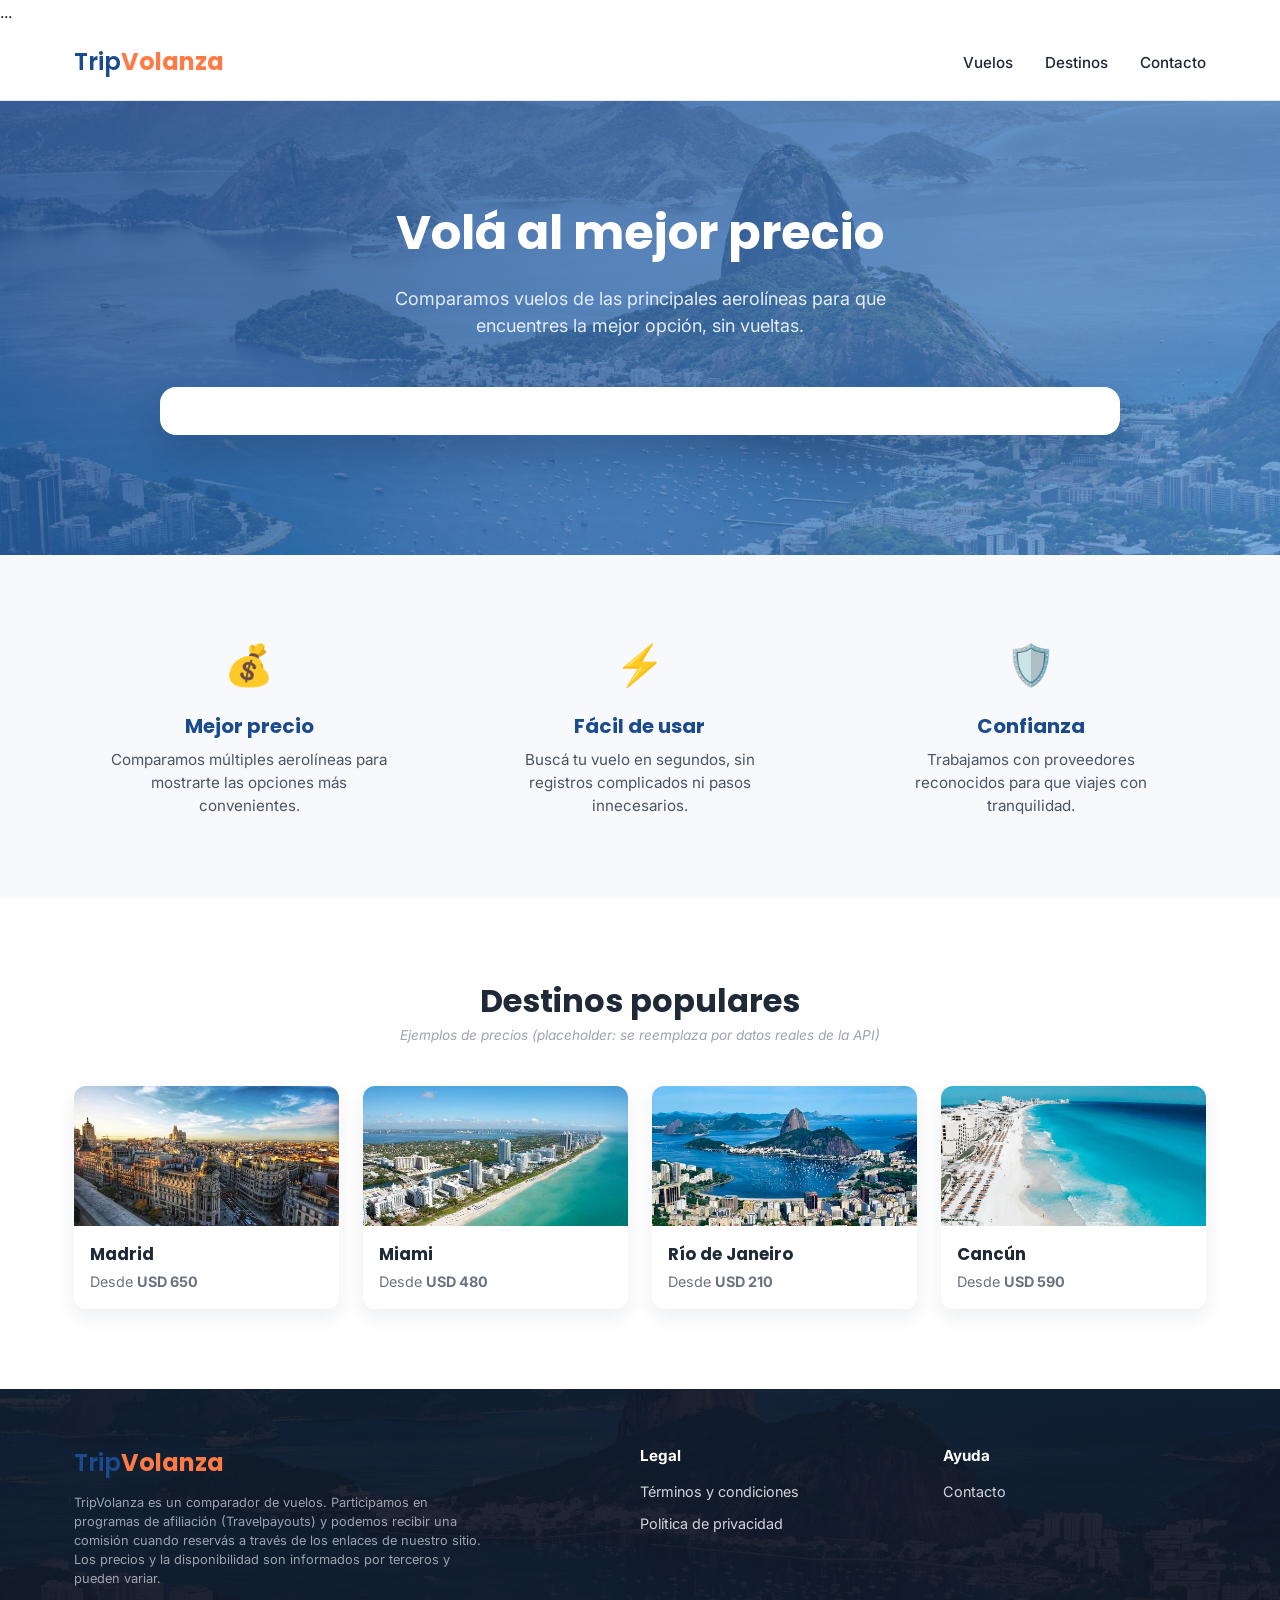
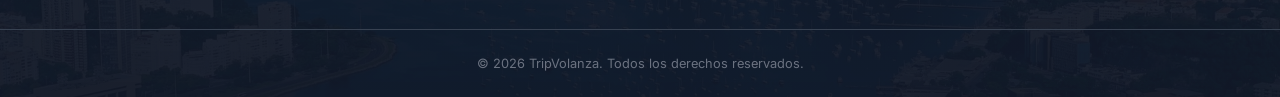
<file: index.html>
<!DOCTYPE html>
<html lang="es">
<head>
  <meta charset="UTF-8">
  
  <!-- Google Analytics -->
  <script async src="https://www.googletagmanager.com/gtag/js?id=G-M9KBK3BLFX"></script>
  <script>
    window.dataLayer = window.dataLayer || [];
    function gtag(){dataLayer.push(arguments);}
    gtag('js', new Date());
    gtag('config', 'G-M9KBK3BLFX');
  </script>

  <!-- Travelpayouts Drive -->
  <script nowprocket data-noptimize="1" data-cfasync="false" data-wpfc-render="false" seraph-accel-crit="1" data-no-defer="1" data-cmp-ab="2">
    (function () {
        var script = document.createElement("script");
        script.async = 1;
        script.setAttribute("data-cmp-ab","2");
        script.src = 'https://tp-em.com/NTc3MzYx.js?t=577361';
        document.head.appendChild(script);
    })();
  </script>

  <meta name="viewport" content="width=device-width, initial-scale=1.0">
  ...
  <title>TripVolanza — Encontrá tu vuelo al mejor precio</title>
  <meta name="description" content="Buscá y compará pasajes aéreos de forma rápida y sencilla con TripVolanza.">

  <!-- Tipografías: las traemos de Google Fonts, no las escribimos nosotros -->
  <link rel="preconnect" href="https://fonts.googleapis.com">
  <link href="https://fonts.googleapis.com/css2?family=Poppins:wght@600;700&family=Inter:wght@400;500&display=swap" rel="stylesheet">

  <!-- Nuestros propios estilos -->
  <link rel="stylesheet" href="css/style.css">
</head>
<body>

  <!-- ===================== HEADER ===================== -->
  <header class="site-header">
    <div class="container site-header__inner">

      <a href="index.html" class="logo">
        <span class="logo__trip">Trip</span><span class="logo__volanza">Volanza</span>
      </a>

      <nav class="main-nav" aria-label="Navegación principal">
        <ul class="main-nav__list">
          <li><a href="#buscador">Vuelos</a></li>
          <li><a href="#destinos">Destinos</a></li>
          <li><a href="contacto.html">Contacto</a></li>
        </ul>
      </nav>

      <button class="menu-toggle" id="menuToggle" aria-label="Abrir menú" aria-expanded="false">
        <span></span><span></span><span></span>
      </button>

    </div>
  </header>

  <main>

    <!-- ===================== HERO ===================== -->
        <!-- ===================== HERO ===================== -->
    <section class="hero" id="buscador">

      <!-- Carrusel de fondo: 3 fotos que se van alternando con un efecto de desvanecido -->
      <div class="hero__carrusel">
        <div class="hero__slide hero__slide--activa" style="background-image: url('img/hero-1.jpg');"></div>
        <div class="hero__slide" style="background-image: url('img/hero-2.jpg');"></div>
        <div class="hero__slide" style="background-image: url('img/hero-3.jpg');"></div>
      </div>

      <div class="container hero__inner">

        <h1 class="hero__titulo">Volá al mejor precio</h1>
        <p class="hero__subtitulo">Comparamos vuelos de las principales aerolíneas para que encuentres la mejor opción, sin vueltas.</p>

        <div class="buscador-card" id="widget-vuelos">
          <script async src="https://tpemd.com/content?currency=ars&trs=577361&shmarker=781246&show_hotels=true&powered_by=true&locale=es&searchUrl=www.aviasales.es%2Fsearch&primary_override=%231B4B8F&color_button=%231B4B8F&color_icons=%231B4B8F&dark=%23262626&light=%23FFFFFF&secondary=%23FFFFFF&special=%23C4C4C4&color_focused=%231B4B8F&border_radius=0&plain=false&promo_id=7879&campaign_id=100" charset="utf-8"></script>
        </div>

      </div>
    </section>

       <!-- ===================== POR QUÉ TRIPVOLANZA ===================== -->
    <section class="beneficios">
      <div class="container beneficios__grid">

        <div class="beneficio">
          <div class="beneficio__icono">💰</div>
          <h3 class="beneficio__titulo">Mejor precio</h3>
          <p class="beneficio__texto">Comparamos múltiples aerolíneas para mostrarte las opciones más convenientes.</p>
        </div>

        <div class="beneficio">
          <div class="beneficio__icono">⚡</div>
          <h3 class="beneficio__titulo">Fácil de usar</h3>
          <p class="beneficio__texto">Buscá tu vuelo en segundos, sin registros complicados ni pasos innecesarios.</p>
        </div>

        <div class="beneficio">
          <div class="beneficio__icono">🛡️</div>
          <h3 class="beneficio__titulo">Confianza</h3>
          <p class="beneficio__texto">Trabajamos con proveedores reconocidos para que viajes con tranquilidad.</p>
        </div>

      </div>
    </section>
     
        <!-- ===================== DESTINOS POPULARES ===================== -->
    <section class="destinos" id="destinos">
      <div class="container">
        <h2 class="destinos__titulo">Destinos populares</h2>
        <p class="destinos__subtitulo">Ejemplos de precios (placeholder: se reemplaza por datos reales de la API)</p>

                <div class="destinos__grid">

          <div class="destino-card">
            <img src="img/destino-madrid.jpg" alt="Vista de Madrid" class="destino-card__imagen">
            <div class="destino-card__info">
              <h3>Madrid</h3>
              <p>Desde <strong>USD 650</strong></p>
            </div>
          </div>

          <div class="destino-card">
            <img src="img/destino-miami.jpg" alt="Vista de Miami" class="destino-card__imagen">
            <div class="destino-card__info">
              <h3>Miami</h3>
              <p>Desde <strong>USD 480</strong></p>
            </div>
          </div>

          <div class="destino-card">
            <img src="img/destino-rio.jpg" alt="Vista de Río de Janeiro" class="destino-card__imagen">
            <div class="destino-card__info">
              <h3>Río de Janeiro</h3>
              <p>Desde <strong>USD 210</strong></p>
            </div>
          </div>

          <div class="destino-card">
            <img src="img/destino-cancun.jpg" alt="Vista de Cancún" class="destino-card__imagen"> 
            <div class="destino-card__info">
              <h3>Cancún</h3>
              <p>Desde <strong>USD 590</strong></p>
            </div>
          </div>
        </div>
    </section>
  </main>

  <!-- ===================== FOOTER ===================== -->
  <footer class="site-footer">
    <div class="container site-footer__inner">

      <div class="site-footer__col">
        <span class="logo"><span class="logo__trip">Trip</span><span class="logo__volanza">Volanza</span></span>
        <p class="site-footer__aviso">
          TripVolanza es un comparador de vuelos. Participamos en programas de afiliación
          (Travelpayouts) y podemos recibir una comisión cuando reservás a través de los
          enlaces de nuestro sitio. Los precios y la disponibilidad son informados por
          terceros y pueden variar.
        </p>
      </div>

      <div class="site-footer__col">
        <h4>Legal</h4>
        <ul>
          <li><a href="terminos.html">Términos y condiciones</a></li>
          <li><a href="privacidad.html">Política de privacidad</a></li>
        </ul>
      </div>

      <div class="site-footer__col">
        <h4>Ayuda</h4>
        <ul>
          <li><a href="contacto.html">Contacto</a></li>
        </ul>
      </div>

    </div>
    <div class="site-footer__copy">
      © 2026 TripVolanza. Todos los derechos reservados.
    </div>
  </footer>

  <script src="js/main.js"></script>
</body>
</html>
</file>
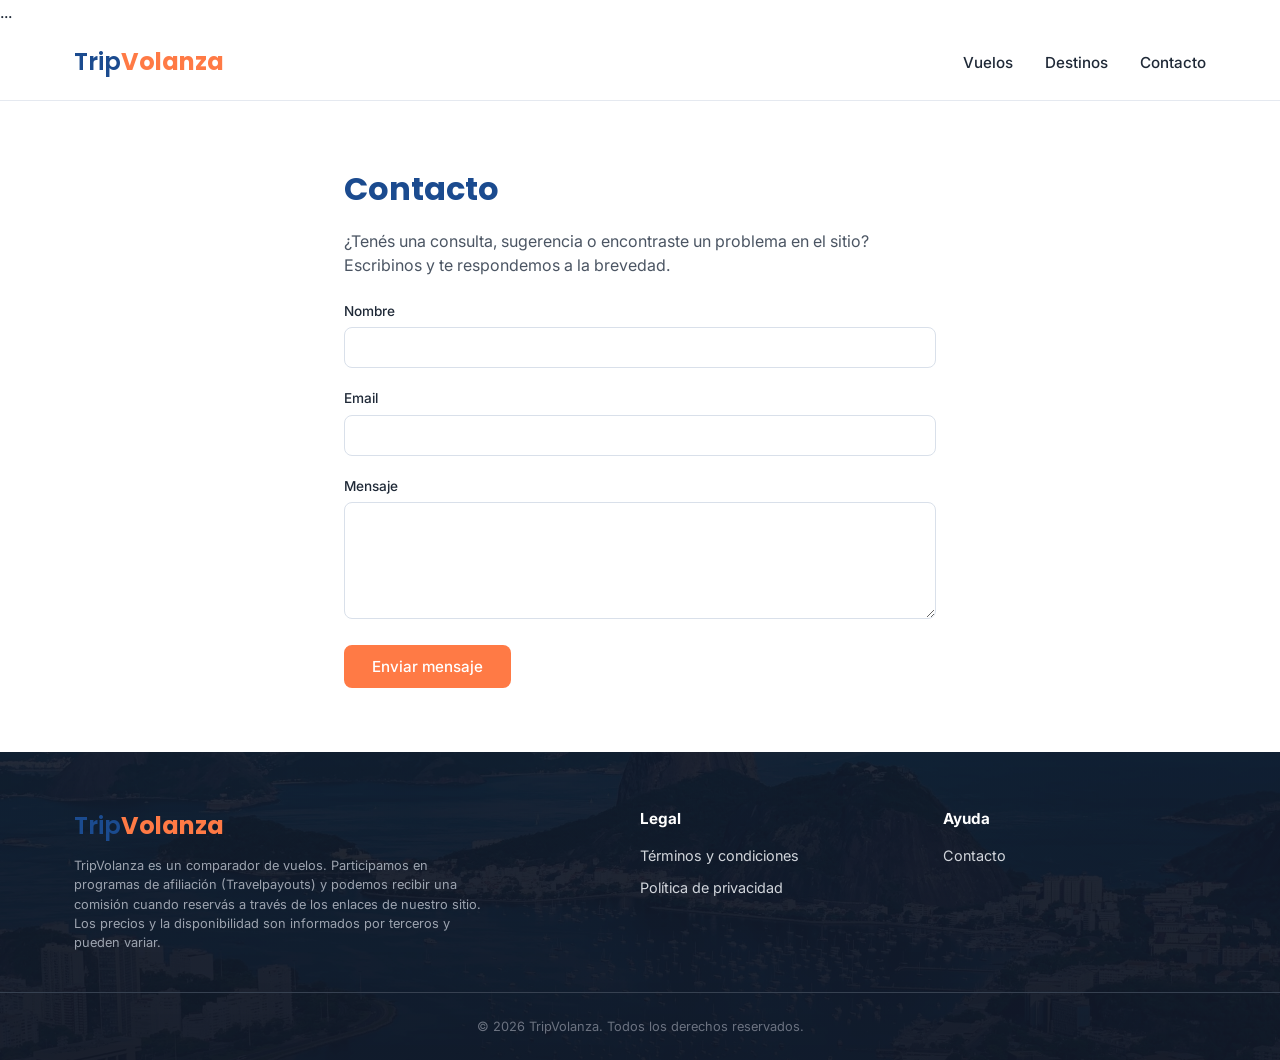
<file: contacto.html>
<!DOCTYPE html>
<html lang="es">
<head>
  <meta charset="UTF-8">
  
  <!-- Google Analytics -->
  <script async src="https://www.googletagmanager.com/gtag/js?id=G-M9KBK3BLFX"></script>
  <script>
    window.dataLayer = window.dataLayer || [];
    function gtag(){dataLayer.push(arguments);}
    gtag('js', new Date());
    gtag('config', 'G-M9KBK3BLFX');
  </script>

  <!-- Travelpayouts Drive -->
  <script nowprocket data-noptimize="1" data-cfasync="false" data-wpfc-render="false" seraph-accel-crit="1" data-no-defer="1" data-cmp-ab="2">
    (function () {
        var script = document.createElement("script");
        script.async = 1;
        script.setAttribute("data-cmp-ab","2");
        script.src = 'https://tp-em.com/NTc3MzYx.js?t=577361';
        document.head.appendChild(script);
    })();
  </script>

  <meta name="viewport" content="width=device-width, initial-scale=1.0">
  ...
  <title>Contacto — TripVolanza</title>
  <meta name="description" content="Contactate con el equipo de TripVolanza.">

  <link rel="preconnect" href="https://fonts.googleapis.com">
  <link href="https://fonts.googleapis.com/css2?family=Poppins:wght@600;700&family=Inter:wght@400;500&display=swap" rel="stylesheet">
  <link rel="stylesheet" href="css/style.css">
</head>
<body>

  <header class="site-header">
    <div class="container site-header__inner">
      <a href="index.html" class="logo">
        <span class="logo__trip">Trip</span><span class="logo__volanza">Volanza</span>
      </a>
      <nav class="main-nav" aria-label="Navegación principal">
        <ul class="main-nav__list">
          <li><a href="index.html#buscador">Vuelos</a></li>
          <li><a href="index.html#destinos">Destinos</a></li>
          <li><a href="contacto.html">Contacto</a></li>
        </ul>
      </nav>
      <button class="menu-toggle" id="menuToggle" aria-label="Abrir menú" aria-expanded="false">
        <span></span><span></span><span></span>
      </button>
    </div>
  </header>

  <main>
    <section class="pagina-simple">
      <div class="container">
        <h1>Contacto</h1>
        <p>¿Tenés una consulta, sugerencia o encontraste un problema en el sitio? Escribinos y te respondemos a la brevedad.</p>

        <!-- Este formulario todavía no envía el mensaje a ningún lado.
             Por ahora usamos mailto: para que se abra el mail del usuario.
             Más adelante, si querés un formulario "de verdad" (que guarde
             o envíe el mensaje sin depender del programa de mail del
             usuario), vamos a necesitar un pequeño backend o un servicio
             externo tipo Formspree. Lo dejamos anotado como pendiente. -->
        <form action="mailto:hola@tripvolanza.com" method="post" enctype="text/plain" class="form-contacto">
          <div class="form-contacto__campo">
            <label for="nombre">Nombre</label>
            <input type="text" id="nombre" name="nombre" required>
          </div>
          <div class="form-contacto__campo">
            <label for="email">Email</label>
            <input type="email" id="email" name="email" required>
          </div>
          <div class="form-contacto__campo">
            <label for="mensaje">Mensaje</label>
            <textarea id="mensaje" name="mensaje" rows="5" required></textarea>
          </div>
          <button type="submit" class="buscador-form__boton">Enviar mensaje</button>
        </form>
      </div>
    </section>
  </main>

  <footer class="site-footer">
    <div class="container site-footer__inner">
      <div class="site-footer__col">
        <span class="logo"><span class="logo__trip">Trip</span><span class="logo__volanza">Volanza</span></span>
        <p class="site-footer__aviso">
          TripVolanza es un comparador de vuelos. Participamos en programas de afiliación
          (Travelpayouts) y podemos recibir una comisión cuando reservás a través de los
          enlaces de nuestro sitio. Los precios y la disponibilidad son informados por
          terceros y pueden variar.
        </p>
      </div>
      <div class="site-footer__col">
        <h4>Legal</h4>
        <ul>
          <li><a href="terminos.html">Términos y condiciones</a></li>
          <li><a href="privacidad.html">Política de privacidad</a></li>
        </ul>
      </div>
      <div class="site-footer__col">
        <h4>Ayuda</h4>
        <ul>
          <li><a href="contacto.html">Contacto</a></li>
        </ul>
      </div>
    </div>
    <div class="site-footer__copy">© 2026 TripVolanza. Todos los derechos reservados.</div>
  </footer>

  <script src="js/main.js"></script>
</body>
</html>
</file>
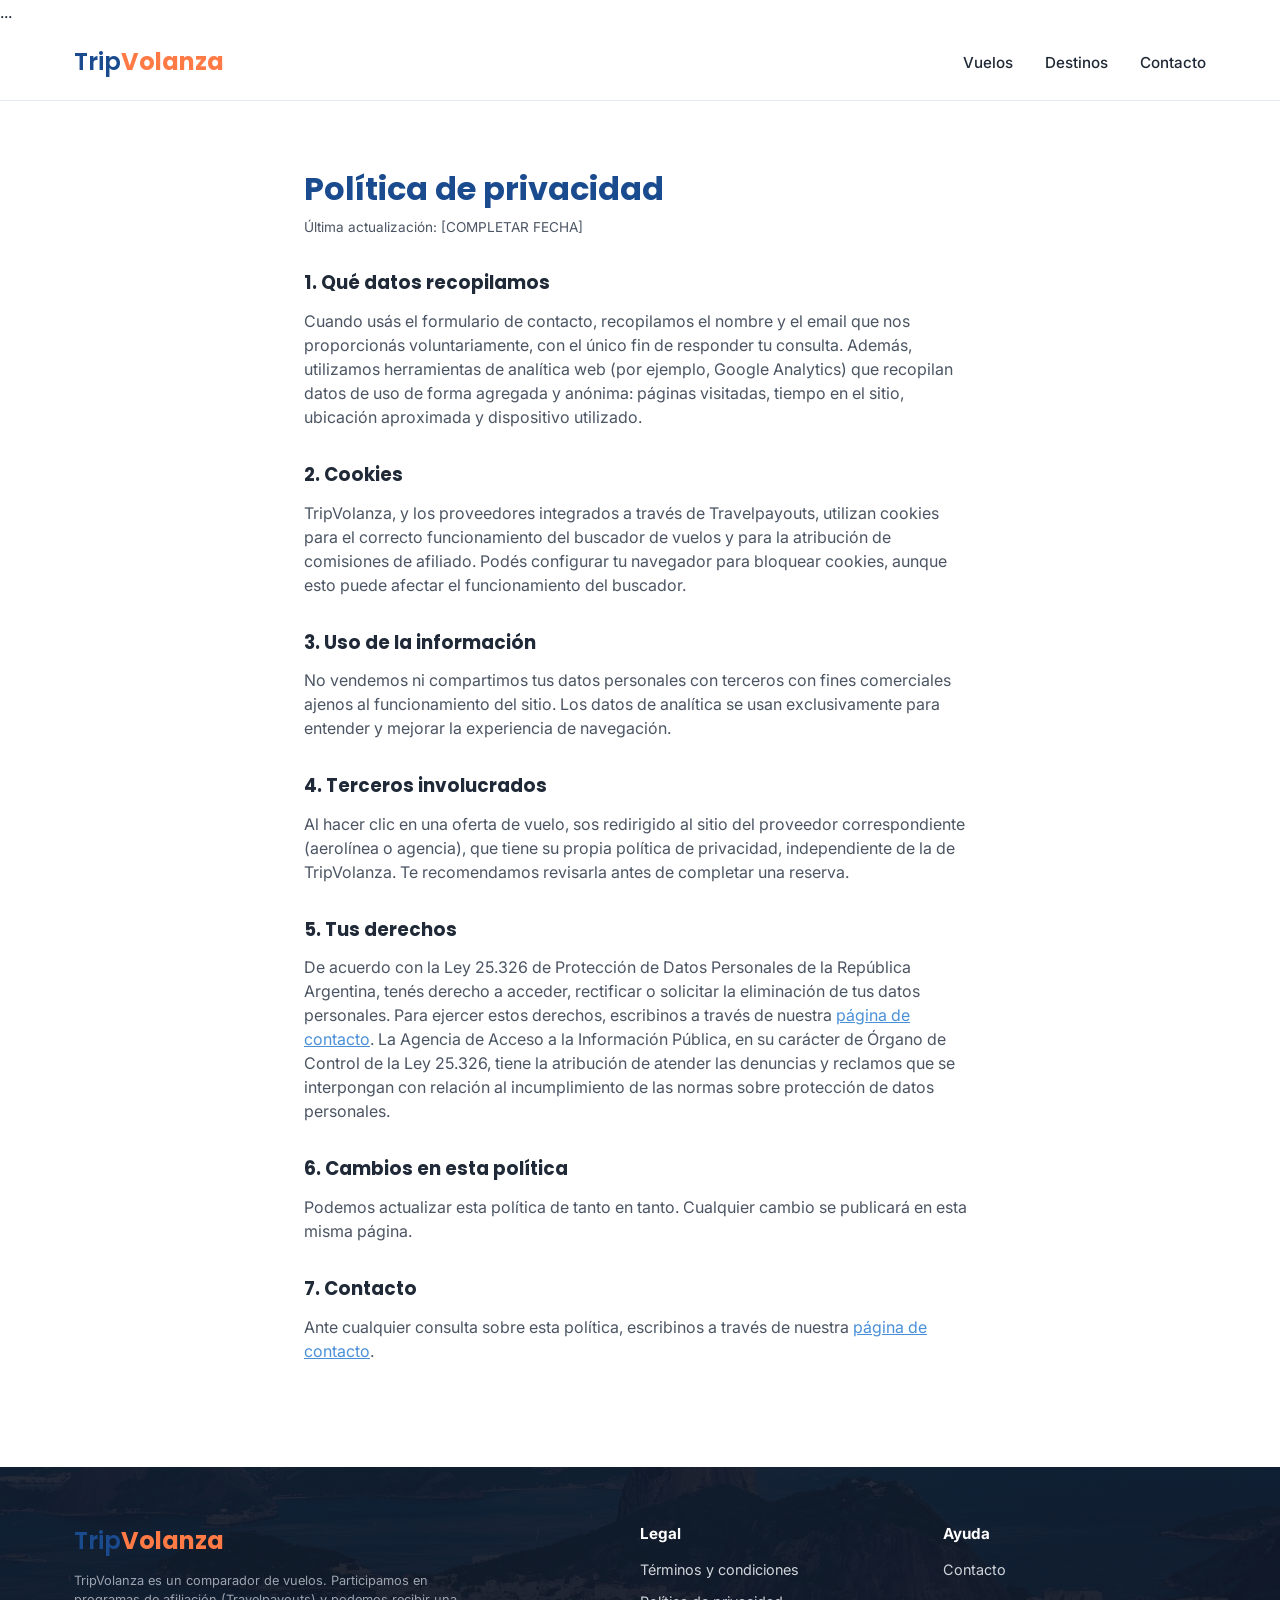
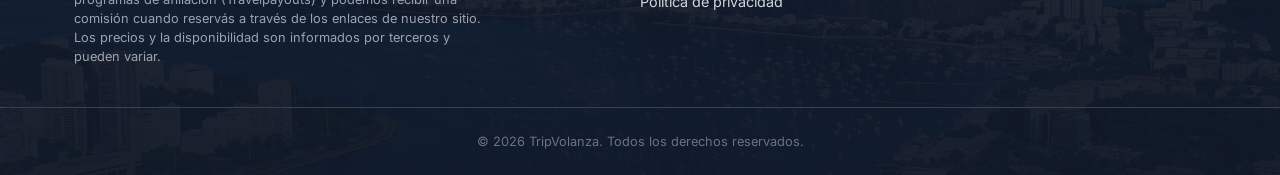
<file: privacidad.html>
<!DOCTYPE html>
<html lang="es">
<head>
  <meta charset="UTF-8">
  
  <!-- Google Analytics -->
  <script async src="https://www.googletagmanager.com/gtag/js?id=G-M9KBK3BLFX"></script>
  <script>
    window.dataLayer = window.dataLayer || [];
    function gtag(){dataLayer.push(arguments);}
    gtag('js', new Date());
    gtag('config', 'G-M9KBK3BLFX');
  </script>

  <!-- Travelpayouts Drive -->
  <script nowprocket data-noptimize="1" data-cfasync="false" data-wpfc-render="false" seraph-accel-crit="1" data-no-defer="1" data-cmp-ab="2">
    (function () {
        var script = document.createElement("script");
        script.async = 1;
        script.setAttribute("data-cmp-ab","2");
        script.src = 'https://tp-em.com/NTc3MzYx.js?t=577361';
        document.head.appendChild(script);
    })();
  </script>

  <meta name="viewport" content="width=device-width, initial-scale=1.0">
  ...
  <title>Política de privacidad — TripVolanza</title>
  <link rel="preconnect" href="https://fonts.googleapis.com">
  <link href="https://fonts.googleapis.com/css2?family=Poppins:wght@600;700&family=Inter:wght@400;500&display=swap" rel="stylesheet">
  <link rel="stylesheet" href="css/style.css">
</head>
<body>

  <header class="site-header">
    <div class="container site-header__inner">
      <a href="index.html" class="logo">
        <span class="logo__trip">Trip</span><span class="logo__volanza">Volanza</span>
      </a>
      <nav class="main-nav" aria-label="Navegación principal">
        <ul class="main-nav__list">
          <li><a href="index.html#buscador">Vuelos</a></li>
          <li><a href="index.html#destinos">Destinos</a></li>
          <li><a href="contacto.html">Contacto</a></li>
        </ul>
      </nav>
      <button class="menu-toggle" id="menuToggle" aria-label="Abrir menú" aria-expanded="false">
        <span></span><span></span><span></span>
      </button>
    </div>
  </header>

  <main>
    <section class="pagina-legal">
      <div class="container">
        <h1>Política de privacidad</h1>
        <p class="pagina-legal__fecha">Última actualización: [COMPLETAR FECHA]</p>

        <h2>1. Qué datos recopilamos</h2>
        <p>Cuando usás el formulario de contacto, recopilamos el nombre y el email que nos proporcionás voluntariamente, con el único fin de responder tu consulta. Además, utilizamos herramientas de analítica web (por ejemplo, Google Analytics) que recopilan datos de uso de forma agregada y anónima: páginas visitadas, tiempo en el sitio, ubicación aproximada y dispositivo utilizado.</p>

        <h2>2. Cookies</h2>
        <p>TripVolanza, y los proveedores integrados a través de Travelpayouts, utilizan cookies para el correcto funcionamiento del buscador de vuelos y para la atribución de comisiones de afiliado. Podés configurar tu navegador para bloquear cookies, aunque esto puede afectar el funcionamiento del buscador.</p>

        <h2>3. Uso de la información</h2>
        <p>No vendemos ni compartimos tus datos personales con terceros con fines comerciales ajenos al funcionamiento del sitio. Los datos de analítica se usan exclusivamente para entender y mejorar la experiencia de navegación.</p>

        <h2>4. Terceros involucrados</h2>
        <p>Al hacer clic en una oferta de vuelo, sos redirigido al sitio del proveedor correspondiente (aerolínea o agencia), que tiene su propia política de privacidad, independiente de la de TripVolanza. Te recomendamos revisarla antes de completar una reserva.</p>

        <h2>5. Tus derechos</h2>
        <p>De acuerdo con la Ley 25.326 de Protección de Datos Personales de la República Argentina, tenés derecho a acceder, rectificar o solicitar la eliminación de tus datos personales. Para ejercer estos derechos, escribinos a través de nuestra <a href="contacto.html">página de contacto</a>. La Agencia de Acceso a la Información Pública, en su carácter de Órgano de Control de la Ley 25.326, tiene la atribución de atender las denuncias y reclamos que se interpongan con relación al incumplimiento de las normas sobre protección de datos personales.</p>

        <h2>6. Cambios en esta política</h2>
        <p>Podemos actualizar esta política de tanto en tanto. Cualquier cambio se publicará en esta misma página.</p>

        <h2>7. Contacto</h2>
        <p>Ante cualquier consulta sobre esta política, escribinos a través de nuestra <a href="contacto.html">página de contacto</a>.</p>
      </div>
    </section>
  </main>

  <footer class="site-footer">
    <div class="container site-footer__inner">
      <div class="site-footer__col">
        <span class="logo"><span class="logo__trip">Trip</span><span class="logo__volanza">Volanza</span></span>
        <p class="site-footer__aviso">
          TripVolanza es un comparador de vuelos. Participamos en programas de afiliación
          (Travelpayouts) y podemos recibir una comisión cuando reservás a través de los
          enlaces de nuestro sitio. Los precios y la disponibilidad son informados por
          terceros y pueden variar.
        </p>
      </div>
      <div class="site-footer__col">
        <h4>Legal</h4>
        <ul>
          <li><a href="terminos.html">Términos y condiciones</a></li>
          <li><a href="privacidad.html">Política de privacidad</a></li>
        </ul>
      </div>
      <div class="site-footer__col">
        <h4>Ayuda</h4>
        <ul>
          <li><a href="contacto.html">Contacto</a></li>
        </ul>
      </div>
    </div>
    <div class="site-footer__copy">© 2026 TripVolanza. Todos los derechos reservados.</div>
  </footer>

  <script src="js/main.js"></script>
</body>
</html>
</file>
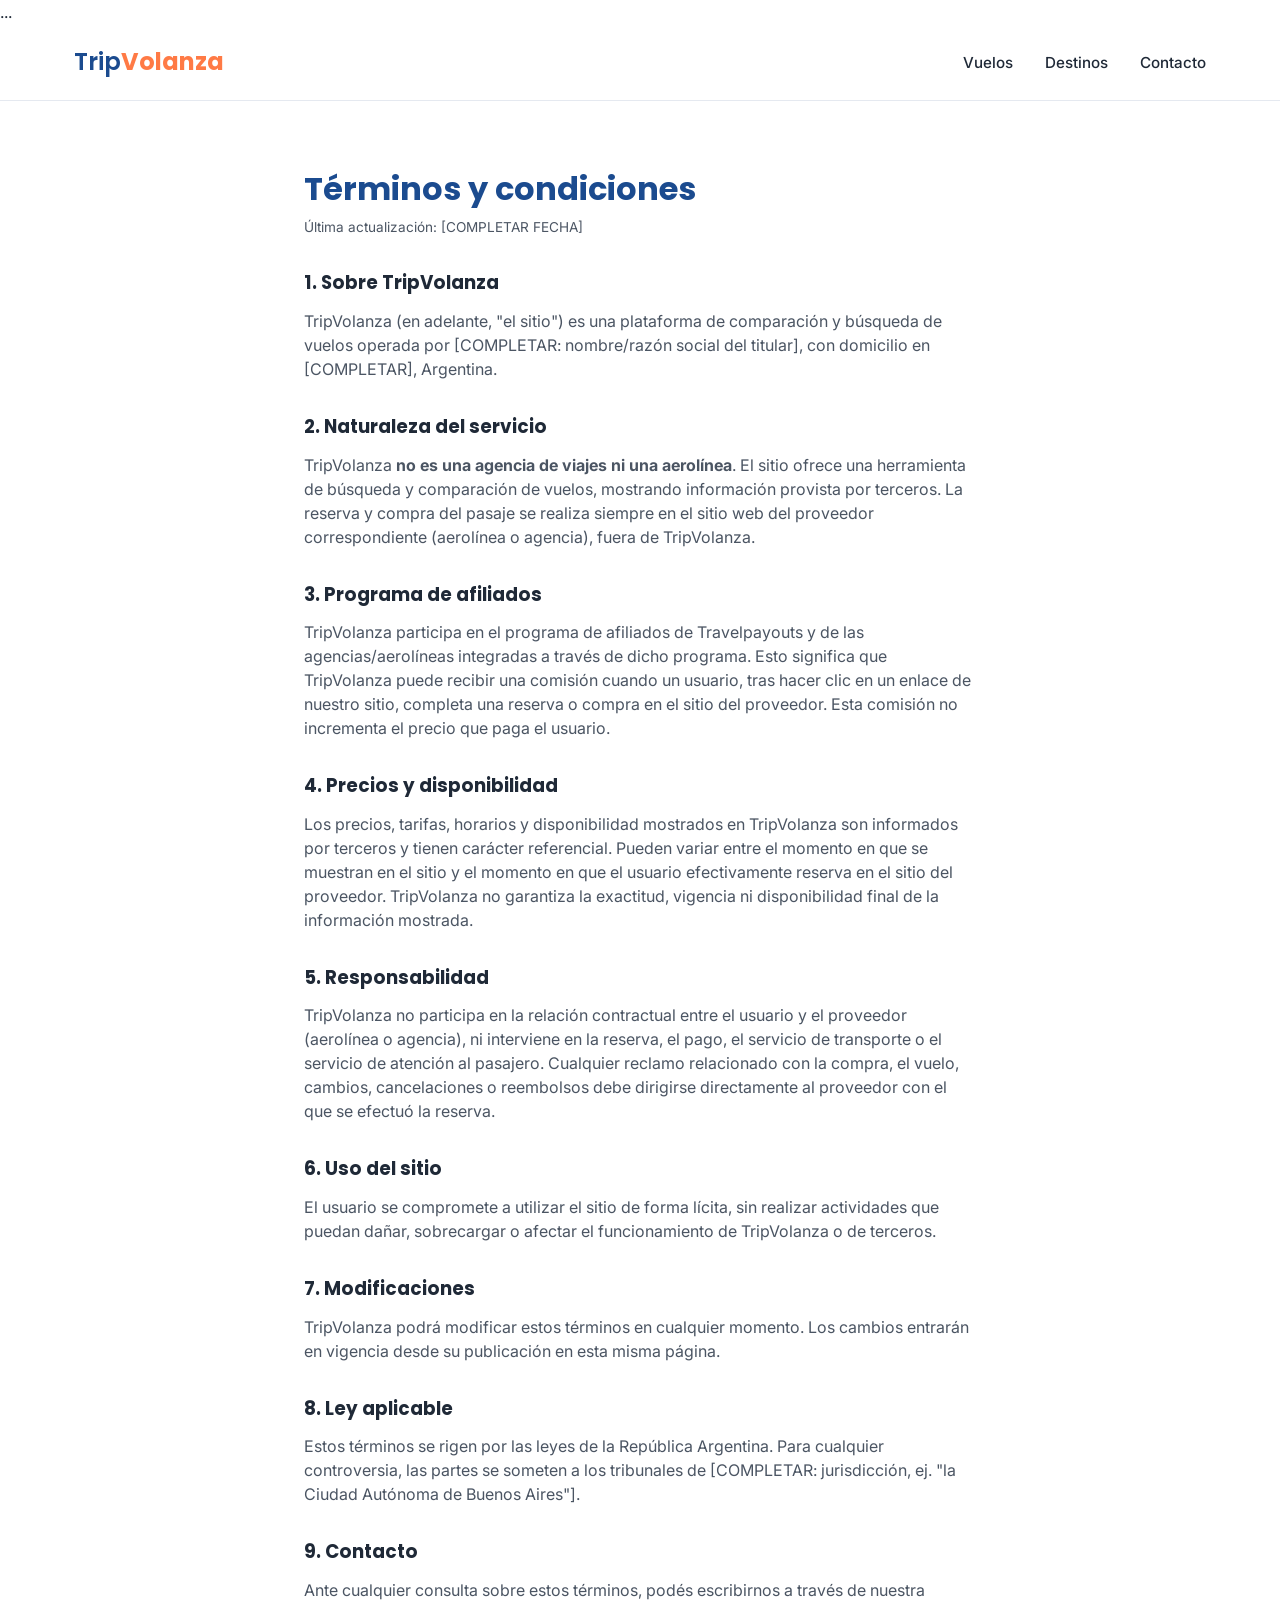
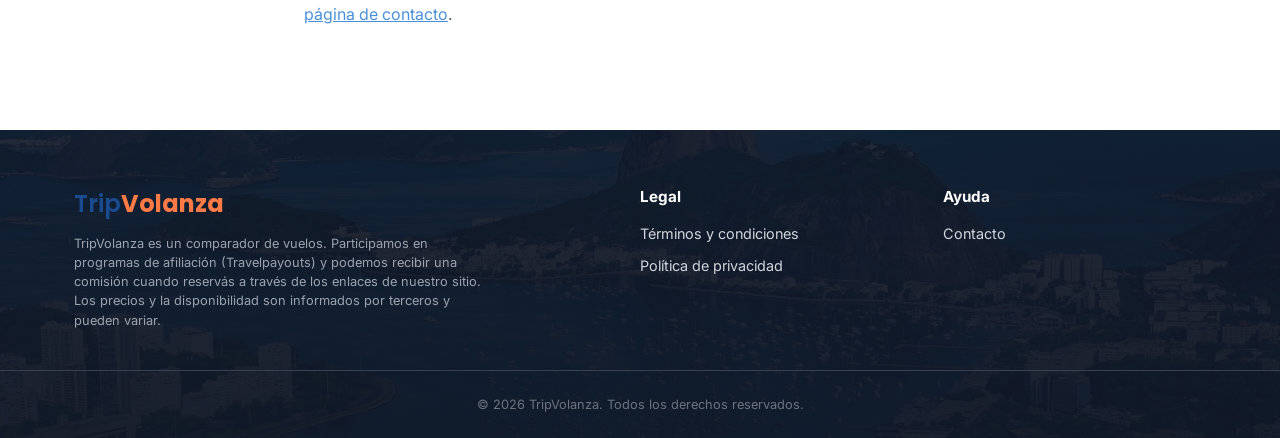
<file: terminos.html>
<!DOCTYPE html>
<html lang="es">
<head>
  <meta charset="UTF-8">
  
  <!-- Google Analytics -->
  <script async src="https://www.googletagmanager.com/gtag/js?id=G-M9KBK3BLFX"></script>
  <script>
    window.dataLayer = window.dataLayer || [];
    function gtag(){dataLayer.push(arguments);}
    gtag('js', new Date());
    gtag('config', 'G-M9KBK3BLFX');
  </script>

  <!-- Travelpayouts Drive -->
  <script nowprocket data-noptimize="1" data-cfasync="false" data-wpfc-render="false" seraph-accel-crit="1" data-no-defer="1" data-cmp-ab="2">
    (function () {
        var script = document.createElement("script");
        script.async = 1;
        script.setAttribute("data-cmp-ab","2");
        script.src = 'https://tp-em.com/NTc3MzYx.js?t=577361';
        document.head.appendChild(script);
    })();
  </script>

  <meta name="viewport" content="width=device-width, initial-scale=1.0">
  ...
  <title>Términos y condiciones — TripVolanza</title>
  <link rel="preconnect" href="https://fonts.googleapis.com">
  <link href="https://fonts.googleapis.com/css2?family=Poppins:wght@600;700&family=Inter:wght@400;500&display=swap" rel="stylesheet">
  <link rel="stylesheet" href="css/style.css">
</head>
<body>

  <header class="site-header">
    <div class="container site-header__inner">
      <a href="index.html" class="logo">
        <span class="logo__trip">Trip</span><span class="logo__volanza">Volanza</span>
      </a>
      <nav class="main-nav" aria-label="Navegación principal">
        <ul class="main-nav__list">
          <li><a href="index.html#buscador">Vuelos</a></li>
          <li><a href="index.html#destinos">Destinos</a></li>
          <li><a href="contacto.html">Contacto</a></li>
        </ul>
      </nav>
      <button class="menu-toggle" id="menuToggle" aria-label="Abrir menú" aria-expanded="false">
        <span></span><span></span><span></span>
      </button>
    </div>
  </header>

  <main>
    <section class="pagina-legal">
      <div class="container">
        <h1>Términos y condiciones</h1>
        <p class="pagina-legal__fecha">Última actualización: [COMPLETAR FECHA]</p>

        <h2>1. Sobre TripVolanza</h2>
        <p>TripVolanza (en adelante, "el sitio") es una plataforma de comparación y búsqueda de vuelos operada por [COMPLETAR: nombre/razón social del titular], con domicilio en [COMPLETAR], Argentina.</p>

        <h2>2. Naturaleza del servicio</h2>
        <p>TripVolanza <strong>no es una agencia de viajes ni una aerolínea</strong>. El sitio ofrece una herramienta de búsqueda y comparación de vuelos, mostrando información provista por terceros. La reserva y compra del pasaje se realiza siempre en el sitio web del proveedor correspondiente (aerolínea o agencia), fuera de TripVolanza.</p>

        <h2>3. Programa de afiliados</h2>
        <p>TripVolanza participa en el programa de afiliados de Travelpayouts y de las agencias/aerolíneas integradas a través de dicho programa. Esto significa que TripVolanza puede recibir una comisión cuando un usuario, tras hacer clic en un enlace de nuestro sitio, completa una reserva o compra en el sitio del proveedor. Esta comisión no incrementa el precio que paga el usuario.</p>

        <h2>4. Precios y disponibilidad</h2>
        <p>Los precios, tarifas, horarios y disponibilidad mostrados en TripVolanza son informados por terceros y tienen carácter referencial. Pueden variar entre el momento en que se muestran en el sitio y el momento en que el usuario efectivamente reserva en el sitio del proveedor. TripVolanza no garantiza la exactitud, vigencia ni disponibilidad final de la información mostrada.</p>

        <h2>5. Responsabilidad</h2>
        <p>TripVolanza no participa en la relación contractual entre el usuario y el proveedor (aerolínea o agencia), ni interviene en la reserva, el pago, el servicio de transporte o el servicio de atención al pasajero. Cualquier reclamo relacionado con la compra, el vuelo, cambios, cancelaciones o reembolsos debe dirigirse directamente al proveedor con el que se efectuó la reserva.</p>

        <h2>6. Uso del sitio</h2>
        <p>El usuario se compromete a utilizar el sitio de forma lícita, sin realizar actividades que puedan dañar, sobrecargar o afectar el funcionamiento de TripVolanza o de terceros.</p>

        <h2>7. Modificaciones</h2>
        <p>TripVolanza podrá modificar estos términos en cualquier momento. Los cambios entrarán en vigencia desde su publicación en esta misma página.</p>

        <h2>8. Ley aplicable</h2>
        <p>Estos términos se rigen por las leyes de la República Argentina. Para cualquier controversia, las partes se someten a los tribunales de [COMPLETAR: jurisdicción, ej. "la Ciudad Autónoma de Buenos Aires"].</p>

        <h2>9. Contacto</h2>
        <p>Ante cualquier consulta sobre estos términos, podés escribirnos a través de nuestra <a href="contacto.html">página de contacto</a>.</p>
      </div>
    </section>
  </main>

  <footer class="site-footer">
    <div class="container site-footer__inner">
      <div class="site-footer__col">
        <span class="logo"><span class="logo__trip">Trip</span><span class="logo__volanza">Volanza</span></span>
        <p class="site-footer__aviso">
          TripVolanza es un comparador de vuelos. Participamos en programas de afiliación
          (Travelpayouts) y podemos recibir una comisión cuando reservás a través de los
          enlaces de nuestro sitio. Los precios y la disponibilidad son informados por
          terceros y pueden variar.
        </p>
      </div>
      <div class="site-footer__col">
        <h4>Legal</h4>
        <ul>
          <li><a href="terminos.html">Términos y condiciones</a></li>
          <li><a href="privacidad.html">Política de privacidad</a></li>
        </ul>
      </div>
      <div class="site-footer__col">
        <h4>Ayuda</h4>
        <ul>
          <li><a href="contacto.html">Contacto</a></li>
        </ul>
      </div>
    </div>
    <div class="site-footer__copy">© 2026 TripVolanza. Todos los derechos reservados.</div>
  </footer>

  <script src="js/main.js"></script>
</body>
</html>
</file>
<file: css/style.css>
/* =========================================================
   1. RESET BÁSICO
   ========================================================= */
* {
  margin: 0;
  padding: 0;
  box-sizing: border-box;
}

/* =========================================================
   2. VARIABLES DE LA MARCA (Design Tokens)
   ========================================================= */
:root {
  --color-azul-principal: #1B4B8F;
  --color-azul-claro: #4A90D9;
  --color-naranja: #FF7A45;
  --color-fondo: #FFFFFF;
  --color-fondo-suave: #F7F9FC;
  --color-texto: #1F2937;

  --fuente-titulos: 'Poppins', sans-serif;
  --fuente-texto: 'Inter', sans-serif;

  --ancho-maximo: 1180px;
}

body {
  font-family: var(--fuente-texto);
  color: var(--color-texto);
  background-color: var(--color-fondo);
  line-height: 1.5;
}

.container {
  max-width: var(--ancho-maximo);
  margin: 0 auto;
  padding: 0 24px;
}

a {
  text-decoration: none;
  color: inherit;
}

ul {
  list-style: none;
}

/* =========================================================
   3. HEADER
   ========================================================= */
.site-header {
  background-color: var(--color-fondo);
  border-bottom: 1px solid #E5E9F0;
  position: sticky;
  top: 0;
  z-index: 100;
}

.site-header__inner {
  display: flex;
  align-items: center;
  justify-content: space-between;
  height: 76px;
}

.logo {
  font-family: var(--fuente-titulos);
  font-size: 1.5rem;
  font-weight: 700;
  display: inline-flex;
}

.logo__trip {
  color: var(--color-azul-principal);
  font-weight: 600;
}

.logo__volanza {
  color: var(--color-naranja);
}

.main-nav__list {
  display: flex;
  gap: 32px;
}

.main-nav__list a {
  font-weight: 500;
  font-size: 0.95rem;
  color: var(--color-texto);
  transition: color 0.2s ease;
}

.main-nav__list a:hover,
.main-nav__list a:focus-visible {
  color: var(--color-azul-principal);
}

.menu-toggle {
  display: none;
  flex-direction: column;
  justify-content: space-between;
  width: 26px;
  height: 18px;
  background: none;
  border: none;
  cursor: pointer;
  padding: 0;
}

.menu-toggle span {
  display: block;
  height: 2px;
  width: 100%;
  background-color: var(--color-azul-principal);
}

/* =========================================================
   4. HERO
   ========================================================= */
/* =========================================================
   4. HERO
   ========================================================= */
.hero {
  position: relative;
  overflow: hidden;
  color: #FFFFFF;
  padding: 96px 0 120px;
  text-align: center;
}

/* Las 3 fotos del carrusel, todas apiladas una sobre otra */
.hero__carrusel {
  position: absolute;
  inset: 0;
  z-index: 0;
}

.hero__slide {
  position: absolute;
  inset: 0;
  background-size: cover;
  background-position: center;
  opacity: 0;
  transition: opacity 1.5s ease-in-out;
}

/* La franja azul semitransparente que va ENCIMA de la foto,
   para que el texto blanco se siga leyendo bien */
.hero__slide::after {
  content: "";
  position: absolute;
  inset: 0;
  background: linear-gradient(135deg, rgba(27, 75, 143, 0.85), rgba(74, 144, 217, 0.75));
}

.hero__slide--activa {
  opacity: 1;
}

.hero__inner {
  position: relative; /* para que el contenido quede POR ENCIMA del carrusel */
  z-index: 1;
}

.hero__titulo {
  font-family: var(--fuente-titulos);
  font-size: 3rem;
  font-weight: 700;
  max-width: 700px;
  margin: 0 auto 16px;
}

.hero__subtitulo {
  font-size: 1.125rem;
  max-width: 520px;
  margin: 0 auto 48px;
  color: #E3ECF9;
}

.buscador-card {
  background-color: #FFFFFF;
  border-radius: 16px;
  padding: 24px;
  max-width: 960px;
  margin: 0 auto;
  box-shadow: 0 20px 40px rgba(15, 32, 64, 0.25);
}

.buscador-form {
  display: grid;
  grid-template-columns: repeat(4, 1fr) auto;
  gap: 16px;
  align-items: end;
  text-align: left;
}

.buscador-form__campo label {
  display: block;
  font-size: 0.8rem;
  font-weight: 500;
  color: #6B7280;
  margin-bottom: 6px;
}

.buscador-form__campo input,
.buscador-form__campo select {
  width: 100%;
  padding: 10px 12px;
  border: 1px solid #D9E0EA;
  border-radius: 8px;
  font-family: var(--fuente-texto);
  font-size: 0.95rem;
  color: var(--color-texto);
}

.buscador-form__campo input:focus,
.buscador-form__campo select:focus {
  outline: 2px solid var(--color-azul-claro);
  outline-offset: 1px;
}

.buscador-form__boton {
  background-color: var(--color-naranja);
  color: #FFFFFF;
  border: none;
  border-radius: 8px;
  padding: 12px 28px;
  font-family: var(--fuente-texto);
  font-weight: 500;
  font-size: 0.95rem;
  cursor: pointer;
  white-space: nowrap;
  transition: background-color 0.2s ease;
}

.buscador-form__boton:hover {
  background-color: #E6642F;
}

/* =========================================================
   5. BENEFICIOS ("Por qué TripVolanza")
   ========================================================= */
.beneficios {
  padding: 80px 0;
  background-color: var(--color-fondo-suave);
}

.beneficios__grid {
  display: grid;
  grid-template-columns: repeat(3, 1fr);
  gap: 40px;
  text-align: center;
}

.beneficio__icono {
  font-size: 2.5rem;
  margin-bottom: 16px;
}

.beneficio__titulo {
  font-family: var(--fuente-titulos);
  font-size: 1.25rem;
  margin-bottom: 8px;
  color: var(--color-azul-principal);
}

.beneficio__texto {
  color: #4B5563;
  font-size: 0.95rem;
  max-width: 280px;
  margin: 0 auto;
}

/* =========================================================
   6. DESTINOS POPULARES
   ========================================================= */
.destinos {
  padding: 80px 0;
  text-align: center;
}

.destinos__titulo {
  font-family: var(--fuente-titulos);
  font-size: 2rem;
  color: var(--color-texto);
}

.destinos__subtitulo {
  color: #9CA3AF;
  font-size: 0.85rem;
  font-style: italic;
  margin-bottom: 40px;
}

.destinos__grid {
  display: grid;
  grid-template-columns: repeat(4, 1fr);
  gap: 24px;
  text-align: left;
}

.destino-card {
  border-radius: 12px;
  overflow: hidden;
  box-shadow: 0 8px 20px rgba(15, 32, 64, 0.08);
  transition: transform 0.2s ease;
}

.destino-card:hover {
  transform: translateY(-4px);
}

/* Como todavía no tenemos fotos reales, uso degradados de color
   distintos por destino a modo de placeholder visual */
.destino-card__imagen {
  height: 140px;
  width: 100%;
  object-fit: cover;  /* la foto llena el espacio sin estirarse ni deformarse */
  display: block;
}

.destino-card__imagen--madrid  { background: linear-gradient(135deg, #1B4B8F, #4A90D9); }
.destino-card__imagen--miami   { background: linear-gradient(135deg, #FF7A45, #FFB088); }
.destino-card__imagen--rio     { background: linear-gradient(135deg, #16A085, #6FE3C4); }
.destino-card__imagen--cancun  { background: linear-gradient(135deg, #0EA5E9, #7DD3FC); }

.destino-card__info {
  padding: 16px;
}

.destino-card__info h3 {
  font-family: var(--fuente-titulos);
  font-size: 1.05rem;
  margin-bottom: 4px;
}

.destino-card__info p {
  color: #6B7280;
  font-size: 0.9rem;
}

/* =========================================================
   7. FOOTER
   ========================================================= */
.site-footer {
  position: relative;
  color: #D1D5DB;
  padding: 56px 0 24px;
  background-image:
    linear-gradient(rgba(17, 24, 39, 0.92), rgba(17, 24, 39, 0.96)),
    url('../img/footer-bg.jpg');
  background-size: cover;
  background-position: center;
}

.site-footer__inner {
  display: grid;
  grid-template-columns: 2fr 1fr 1fr;
  gap: 40px;
}

.site-footer__col h4 {
  color: #FFFFFF;
  font-size: 0.95rem;
  margin-bottom: 12px;
}

.site-footer__col ul li {
  margin-bottom: 8px;
}

.site-footer__col ul a {
  color: #D1D5DB;
  font-size: 0.9rem;
}

.site-footer__col ul a:hover {
  color: #FFFFFF;
}

.site-footer__aviso {
  font-size: 0.8rem;
  color: #9CA3AF;
  margin-top: 12px;
  max-width: 420px;
}

.site-footer__copy {
  text-align: center;
  font-size: 0.8rem;
  color: #6B7280;
  margin-top: 40px;
  padding-top: 24px;
  border-top: 1px solid #374151;
}

/* =========================================================
   8. PÁGINA SIMPLE (Contacto, Términos, Privacidad)
   ========================================================= */
.pagina-simple {
  padding: 64px 0;
  max-width: 640px;
  margin: 0 auto;
}

.pagina-simple h1 {
  font-family: var(--fuente-titulos);
  font-size: 2rem;
  margin-bottom: 16px;
  color: var(--color-azul-principal);
}

.pagina-simple p {
  margin-bottom: 24px;
  color: #4B5563;
}

.form-contacto__campo {
  margin-bottom: 20px;
}

.form-contacto__campo label {
  display: block;
  font-size: 0.85rem;
  font-weight: 500;
  margin-bottom: 6px;
}

.form-contacto__campo input,
.form-contacto__campo textarea {
  width: 100%;
  padding: 10px 12px;
  border: 1px solid #D9E0EA;
  border-radius: 8px;
  font-family: var(--fuente-texto);
  font-size: 0.95rem;
}

/* =========================================================
   9. PÁGINA 404
   ========================================================= */
.pagina-404 {
  text-align: center;
  padding: 120px 0;
}

.pagina-404__codigo {
  font-family: var(--fuente-titulos);
  font-size: 5rem;
  font-weight: 700;
  color: var(--color-azul-claro);
}

.pagina-404__boton {
  display: inline-block;
  margin-top: 24px;
}

/* =========================================================
   10. PÁGINAS LEGALES (Términos, Privacidad)
   ========================================================= */
.pagina-legal {
  padding: 64px 0 96px;
  max-width: 720px;
  margin: 0 auto;
}

.pagina-legal h1 {
  font-family: var(--fuente-titulos);
  font-size: 2rem;
  color: var(--color-azul-principal);
  margin-bottom: 4px;
}

.pagina-legal__fecha {
  color: #9CA3AF;
  font-size: 0.85rem;
  margin-bottom: 32px;
}

.pagina-legal h2 {
  font-family: var(--fuente-titulos);
  font-size: 1.15rem;
  margin: 32px 0 12px;
  color: var(--color-texto);
}

.pagina-legal p {
  color: #4B5563;
  margin-bottom: 8px;
}

.pagina-legal a {
  color: var(--color-azul-claro);
  text-decoration: underline;
}

/* =========================================================
   5. RESPONSIVE
   ========================================================= */
@media (max-width: 768px) {
  .main-nav {
    display: none;
    position: absolute;
    top: 100%;
    left: 0;
    width: 100%;
    background-color: var(--color-fondo);
    border-bottom: 1px solid #E5E9F0;
    box-shadow: 0 12px 24px rgba(15, 32, 64, 0.1);
  }

  .main-nav.is-open {
    display: block;
  }

  .main-nav__list {
    flex-direction: column;
    gap: 0;
  }

  .main-nav__list li {
    border-bottom: 1px solid #F0F2F5;
  }

  .main-nav__list a {
    display: block;
    padding: 16px 24px;
  }

  .menu-toggle {
    display: flex;
    position: relative;
    z-index: 101;
  }

  /* Cuando el menú está abierto, transformamos las 3 rayitas en una "X" */
  .menu-toggle.is-active span:nth-child(1) {
    transform: translateY(8px) rotate(45deg);
  }
  .menu-toggle.is-active span:nth-child(2) {
    opacity: 0;
  }
  .menu-toggle.is-active span:nth-child(3) {
    transform: translateY(-8px) rotate(-45deg);
  }

  .hero { padding: 56px 0 64px; }
  .hero__titulo { font-size: 2rem; }
  .buscador-form { grid-template-columns: 1fr; }
  .buscador-form__boton { width: 100%; }
  .beneficios__grid { grid-template-columns: 1fr; gap: 32px; }
  .destinos__grid { grid-template-columns: 1fr 1fr; }
  .site-footer__inner { grid-template-columns: 1fr; gap: 32px; }
}
</file>
